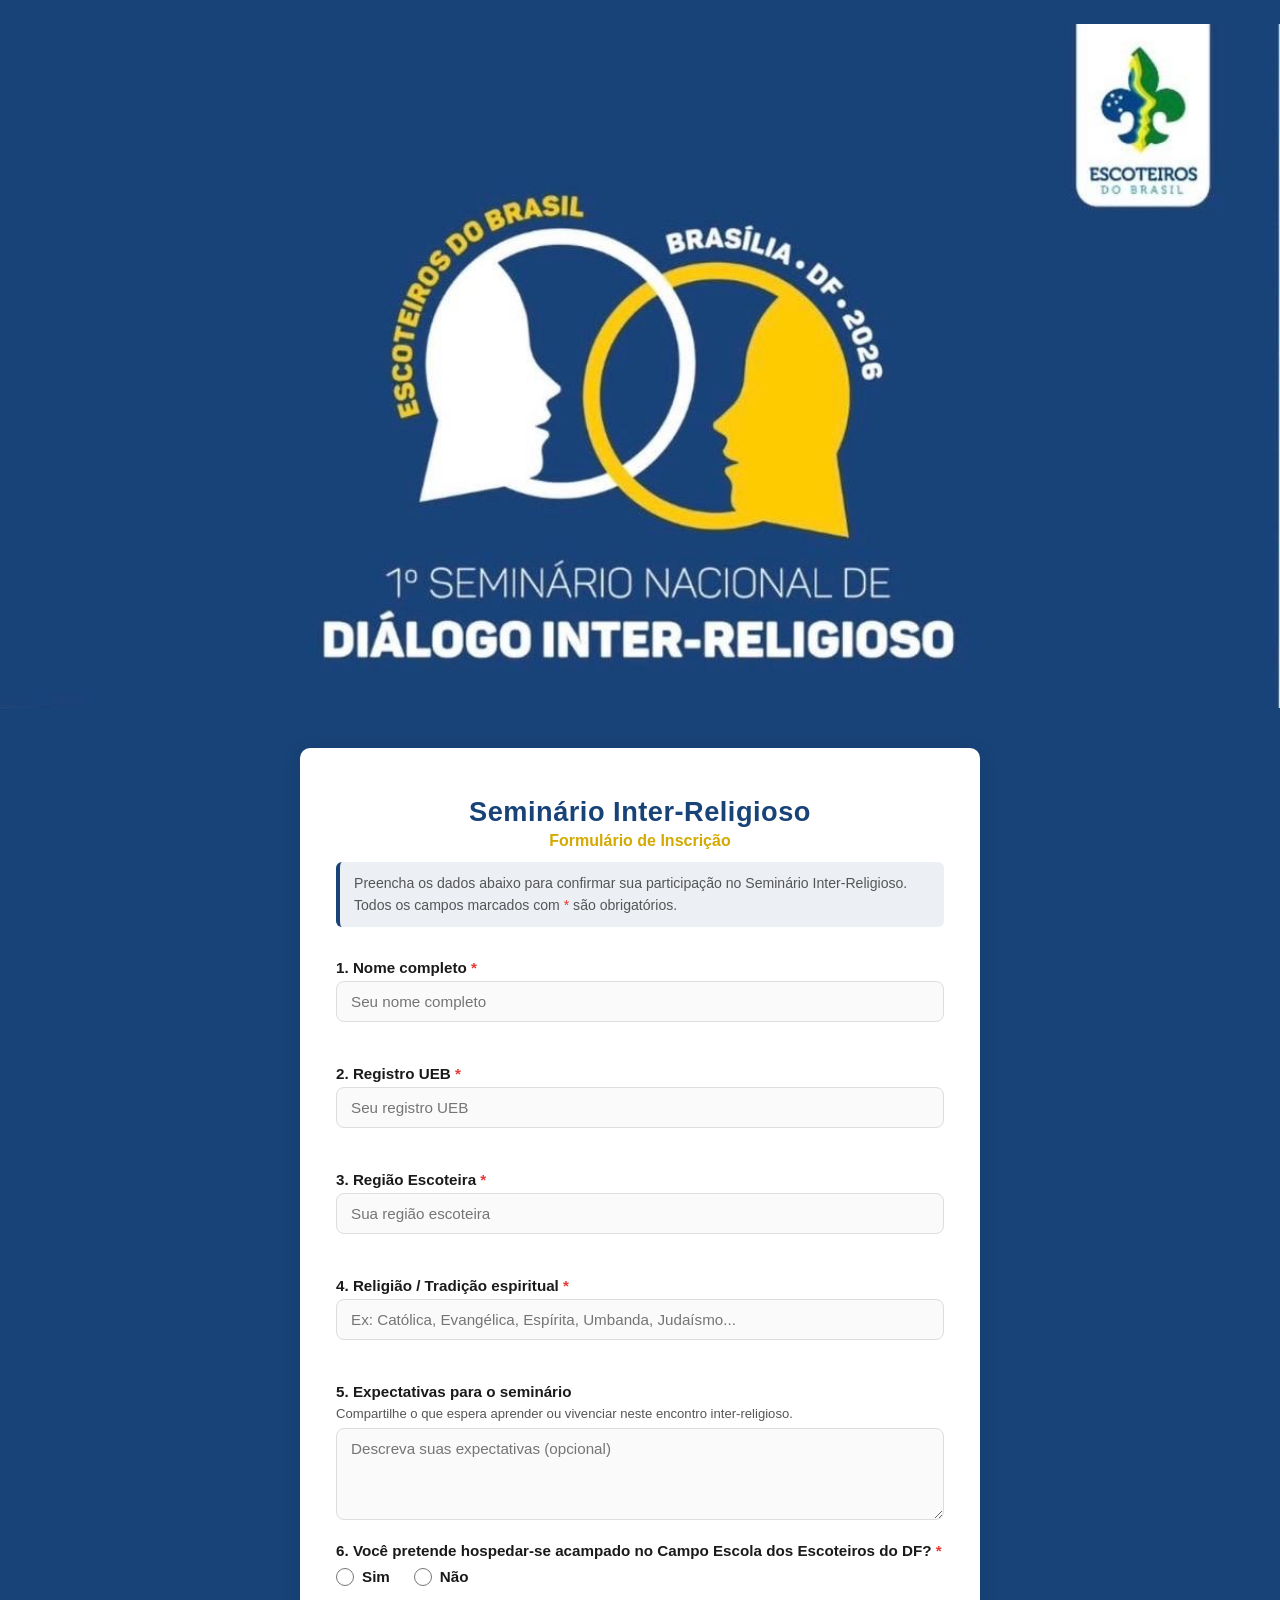
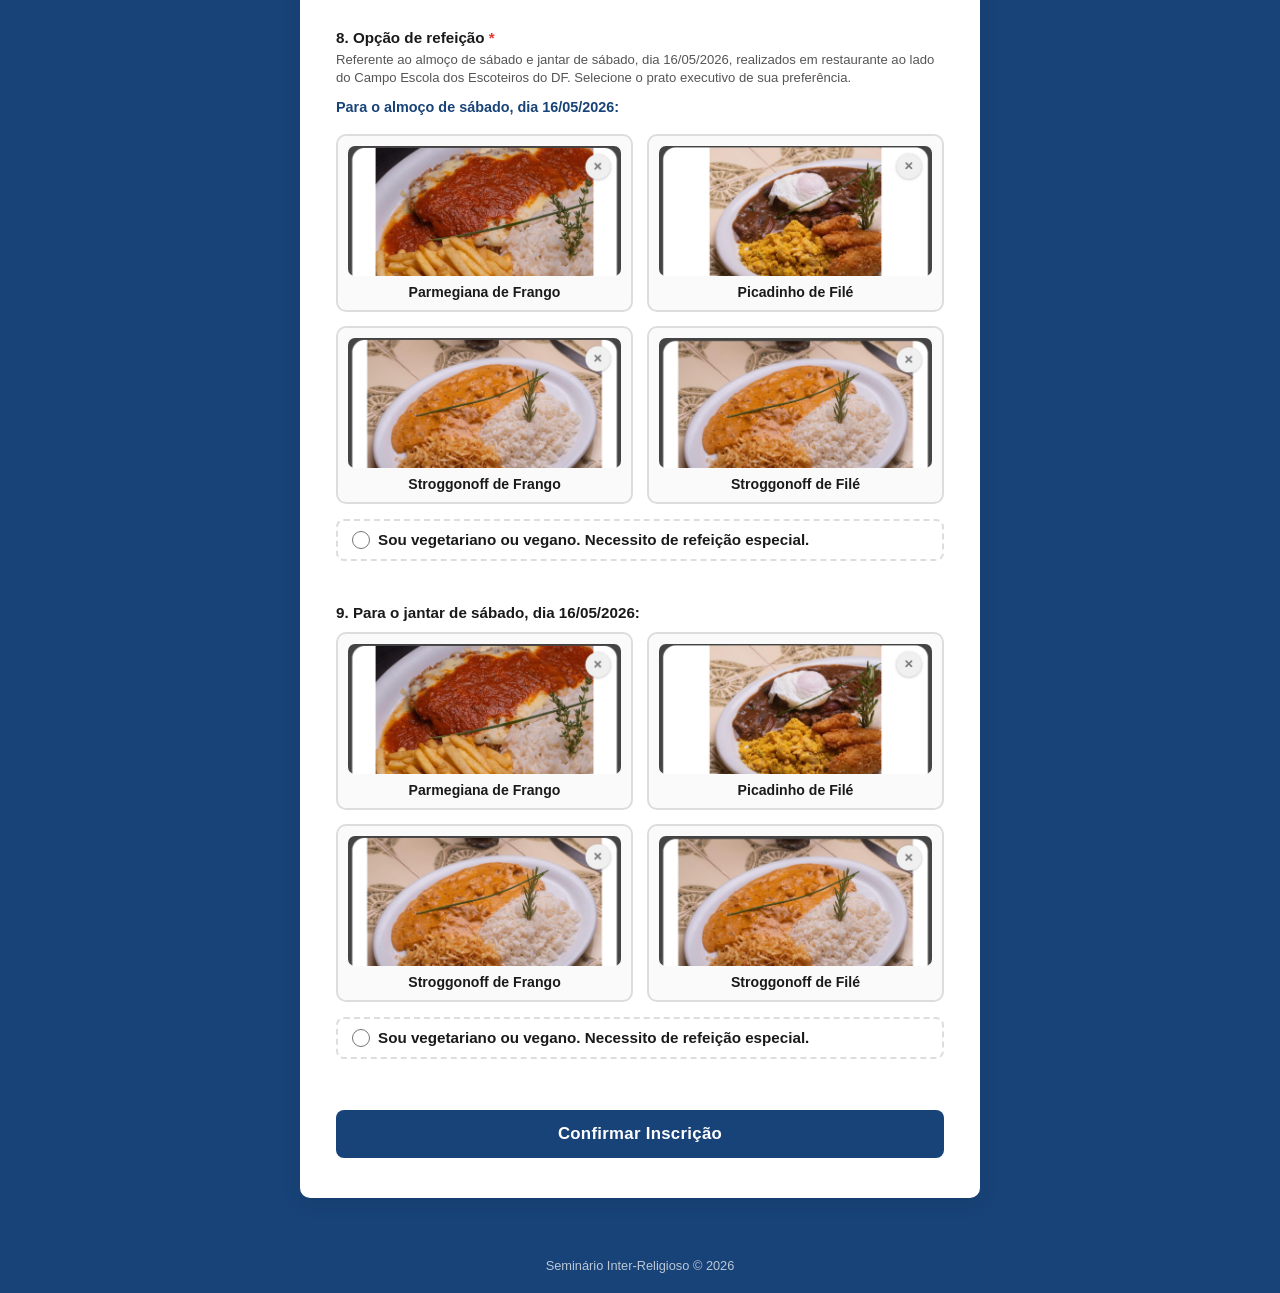
<file: index.html>
<!DOCTYPE html>
<html lang="pt-BR">
<head>
  <meta charset="UTF-8" />
  <meta name="viewport" content="width=device-width, initial-scale=1.0" />
  <title>Seminário Inter-Religioso – Inscrição</title>
  <link rel="stylesheet" href="style.css" />
</head>
<body>
  <img src="imgs/imgTopo.jpeg" alt="Seminário Inter-Religioso" class="banner" />
  <div class="container">
    <header>
      <h1>Seminário Inter-Religioso</h1>
      <p class="subtitle">Formulário de Inscrição</p>
      <p class="desc">Preencha os dados abaixo para confirmar sua participação no Seminário Inter-Religioso. Todos os campos marcados com <span class="req">*</span> são obrigatórios.</p>
    </header>

    <form id="formSeminario" novalidate>

      <div class="field">
        <label for="nomeCompleto">1. Nome completo <span class="req">*</span></label>
        <input type="text" id="nomeCompleto" name="nomeCompleto" placeholder="Seu nome completo" required autocomplete="name" />
        <span class="error" id="err-nomeCompleto"></span>
      </div>

      <div class="field">
        <label for="registroUEB">2. Registro UEB <span class="req">*</span></label>
        <input type="text" id="registroUEB" name="registroUEB" placeholder="Seu registro UEB" required />
        <span class="error" id="err-registroUEB"></span>
      </div>

      <div class="field">
        <label for="regiaoEscoteira">3. Região Escoteira <span class="req">*</span></label>
        <input type="text" id="regiaoEscoteira" name="regiaoEscoteira" placeholder="Sua região escoteira" required />
        <span class="error" id="err-regiaoEscoteira"></span>
      </div>

      <div class="field">
        <label for="religiao">4. Religião / Tradição espiritual <span class="req">*</span></label>
        <input type="text" id="religiao" name="religiao" placeholder="Ex: Católica, Evangélica, Espírita, Umbanda, Judaísmo..." required />
        <span class="error" id="err-religiao"></span>
      </div>

      <div class="field">
        <label for="expectativas">5. Expectativas para o seminário</label>
        <small>Compartilhe o que espera aprender ou vivenciar neste encontro inter-religioso.</small>
        <textarea id="expectativas" name="expectativas" rows="4" placeholder="Descreva suas expectativas (opcional)"></textarea>
      </div>

      <div class="field">
        <label>6. Você pretende hospedar-se acampado no Campo Escola dos Escoteiros do DF? <span class="req">*</span></label>
        <div class="radio-options">
          <label class="radio-label"><input type="radio" name="acampado" value="Sim" required /> Sim</label>
          <label class="radio-label"><input type="radio" name="acampado" value="Não" /> Não</label>
        </div>
        <span class="error" id="err-acampado"></span>
      </div>

      <div class="field" id="field-chegada" style="display:none">
        <label for="chegada">7. Previsão de chegada no local</label>
        <small>A partir do dia 15/05/2026. Atenção: Leve a sua barraca e material individual para pernoite.</small>
        <textarea id="chegada" name="chegada" rows="3" placeholder="Informe sua previsão de chegada"></textarea>
      </div>

      <div class="field">
        <label>8. Opção de refeição <span class="req">*</span></label>
        <small>Referente ao almoço de sábado e jantar de sábado, dia 16/05/2026, realizados em restaurante ao lado do Campo Escola dos Escoteiros do DF. Selecione o prato executivo de sua preferência.</small>
        <p class="meal-subtitle">Para o almoço de sábado, dia 16/05/2026:</p>
        <div class="meal-options">
          <label class="meal-card">
            <input type="radio" name="refeicao" value="Parmegiana de Frango" required />
            <img src="imgs/ParmegianaDeFrango.jpeg" alt="Parmegiana de Frango" />
            <span>Parmegiana de Frango</span>
          </label>
          <label class="meal-card">
            <input type="radio" name="refeicao" value="Picadinho de Filé" />
            <img src="imgs/picadinhoDeFile.jpeg" alt="Picadinho de Filé" />
            <span>Picadinho de Filé</span>
          </label>
          <label class="meal-card">
            <input type="radio" name="refeicao" value="Stroggonoff de Frango" />
            <img src="imgs/StroggonofdeFrango.jpeg" alt="Stroggonoff de Frango" />
            <span>Stroggonoff de Frango</span>
          </label>
          <label class="meal-card">
            <input type="radio" name="refeicao" value="Stroggonoff de Filé" />
            <img src="imgs/StrogonnofDeFile.jpeg" alt="Stroggonoff de Filé" />
            <span>Stroggonoff de Filé</span>
          </label>
        </div>
        <label class="radio-label veg-option">
          <input type="radio" name="refeicao" value="Vegetariano/Vegano" />
          Sou vegetariano ou vegano. Necessito de refeição especial.
        </label>
        <span class="error" id="err-refeicao"></span>
      </div>

      <div class="field">
        <label>9. Para o jantar de sábado, dia 16/05/2026:</label>
        <div class="meal-options">
          <label class="meal-card">
            <input type="radio" name="refeicaoJantar" value="Parmegiana de Frango" />
            <img src="imgs/ParmegianaDeFrango.jpeg" alt="Parmegiana de Frango" />
            <span>Parmegiana de Frango</span>
          </label>
          <label class="meal-card">
            <input type="radio" name="refeicaoJantar" value="Picadinho de Filé" />
            <img src="imgs/picadinhoDeFile.jpeg" alt="Picadinho de Filé" />
            <span>Picadinho de Filé</span>
          </label>
          <label class="meal-card">
            <input type="radio" name="refeicaoJantar" value="Stroggonoff de Frango" />
            <img src="imgs/StroggonofdeFrango.jpeg" alt="Stroggonoff de Frango" />
            <span>Stroggonoff de Frango</span>
          </label>
          <label class="meal-card">
            <input type="radio" name="refeicaoJantar" value="Stroggonoff de Filé" />
            <img src="imgs/StrogonnofDeFile.jpeg" alt="Stroggonoff de Filé" />
            <span>Stroggonoff de Filé</span>
          </label>
        </div>
        <label class="radio-label veg-option">
          <input type="radio" name="refeicaoJantar" value="Vegetariano/Vegano" />
          Sou vegetariano ou vegano. Necessito de refeição especial.
        </label>
        <span class="error" id="err-refeicaoJantar"></span>
      </div>

      <button type="submit" class="btn-submit">Confirmar Inscrição</button>
    </form>

    <div id="successMsg" class="success-msg hidden">
      <span>✅</span>
      <p>Formulário realizado com sucesso!.</p>
    </div>
  </div>

  <footer>
    <p>Seminário Inter-Religioso &copy; <span id="year"></span></p>
  </footer>

  <script src="script.js"></script>
</body>
</html>
</file>
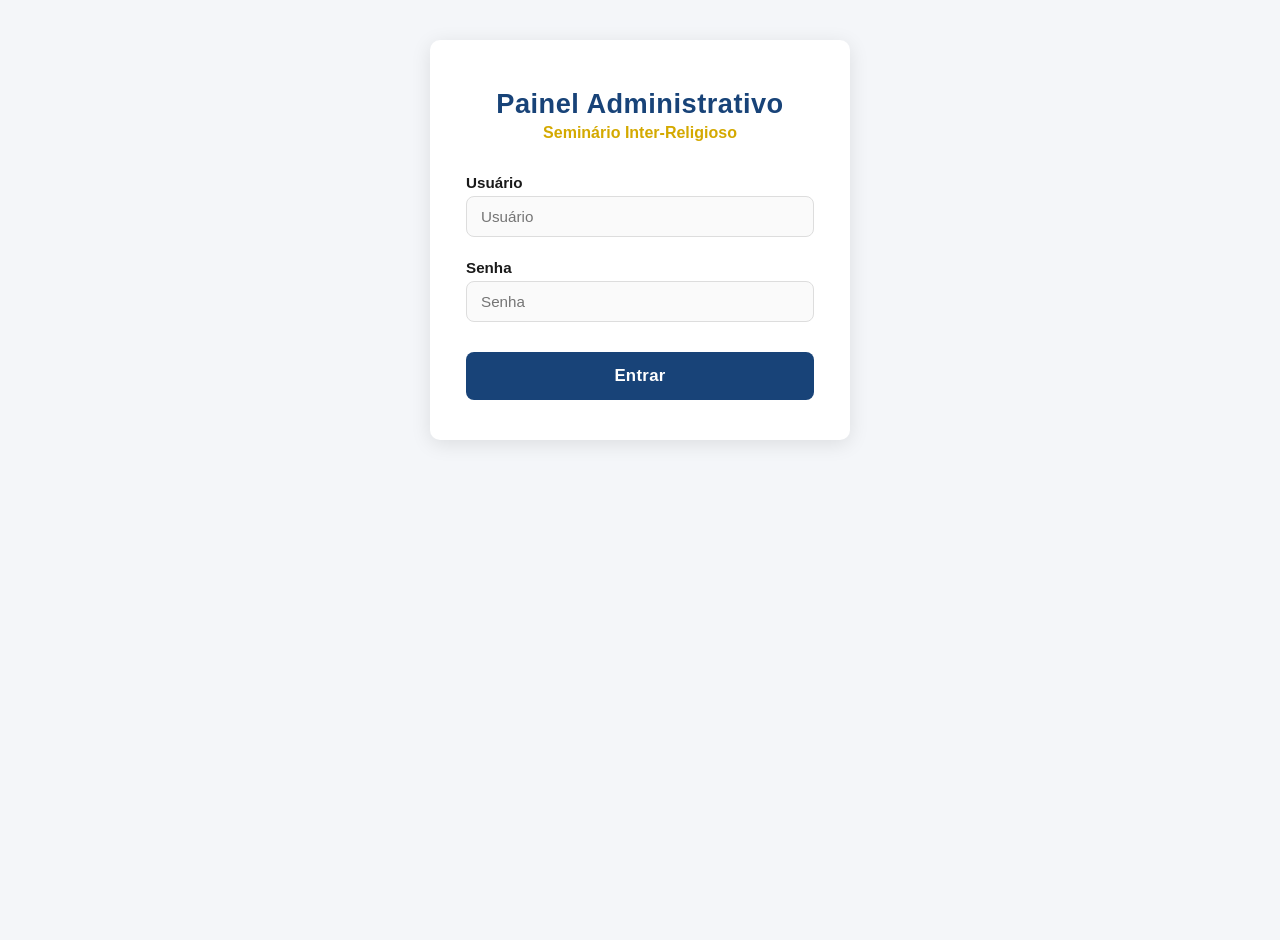
<file: admin.html>
<!DOCTYPE html>
<html lang="pt-BR">
<head>
  <meta charset="UTF-8" />
  <meta name="viewport" content="width=device-width, initial-scale=1.0" />
  <title>Painel Admin – Seminário Inter-Religioso</title>
  <link rel="stylesheet" href="style.css" />
</head>
<body class="admin-body">

  <!-- LOGIN -->
  <div id="loginSection" class="container login-container">
    <header>
      <h1>Painel Administrativo</h1>
      <p class="subtitle">Seminário Inter-Religioso</p>
    </header>
    <form id="loginForm" novalidate>
      <div class="field">
        <label for="adminUser">Usuário</label>
        <input type="text" id="adminUser" placeholder="Usuário" autocomplete="username" required />
      </div>
      <div class="field">
        <label for="adminPass">Senha</label>
        <input type="password" id="adminPass" placeholder="Senha" autocomplete="current-password" required />
      </div>
      <span class="error" id="loginError"></span>
      <button type="submit" class="btn-submit">Entrar</button>
    </form>
  </div>

  <!-- PAINEL -->
  <div id="adminSection" class="hidden">
    <div class="admin-topbar">
      <div class="admin-topbar-left">
        <span>Painel Admin – Seminário Inter-Religioso</span>
      </div>
      <button id="btnLogout" class="btn-logout">Sair</button>
    </div>

    <div class="admin-content">
      <div class="admin-header-row">
        <h2>Inscrições Recebidas</h2>
        <div class="admin-actions">
          <input type="text" id="searchInput" placeholder="🔍 Buscar por nome..." class="search-input" />
          <button id="btnExport" class="btn-export">⬇ Exportar CSV</button>
          <button id="btnRefresh" class="btn-export">🔄 Atualizar</button>
        </div>
      </div>

      <p id="totalCount" class="total-count"></p>

      <div class="table-wrapper">
        <table id="inscricoesTable">
          <thead>
            <tr>
              <th>#</th>
              <th>Data</th>
              <th>Nome Completo</th>
              <th>Registro UEB</th>
              <th>Região Escoteira</th>
              <th>Religião</th>
              <th>Expectativas</th>
              <th>Acampado?</th>
              <th>Previsão Chegada</th>
              <th>Refeição Almoço</th>
              <th>Refeição Jantar</th>
              <th></th>
            </tr>
          </thead>
          <tbody id="tableBody"></tbody>
        </table>
        <p id="emptyMsg" class="empty-msg hidden">Nenhuma inscrição encontrada.</p>
      </div>
    </div>
  </div>

  <script src="admin.js"></script>
</body>
</html>
</file>
<file: style.css>
:root {
  --blue: #184378;
  --blue-dark: #0f2d52;
  --blue-light: rgba(24,67,120,0.08);
  --yellow: #fecb00;
  --yellow-dark: #d4a900;
  --white: #ffffff;
  --text: #1a1a1a;
  --muted: #555;
  --border: #ddd;
  --radius: 10px;
  --shadow: 0 4px 20px rgba(0,0,0,0.10);
}

* { box-sizing: border-box; margin: 0; padding: 0; }

body {
  font-family: 'Segoe UI', Arial, sans-serif;
  background: var(--blue);
  color: var(--text);
  min-height: 100vh;
}

.container {
  max-width: 680px;
  margin: 40px auto;
  background: var(--white);
  border-radius: var(--radius);
  box-shadow: var(--shadow);
  padding: 40px 36px;
}

/* BANNER */
.banner {
  display: block;
  width: 100%;
  max-height: 700px;
  object-fit: cover;
  object-position: top;
  margin-top: 24px;
}

/* HEADER */
header { text-align: center; margin-bottom: 32px; }

header h1 {
  font-size: 1.7rem;
  color: var(--blue);
  font-weight: 800;
  letter-spacing: 0.5px;
  margin-top: 8px;
}

.subtitle {
  font-size: 1rem;
  color: var(--yellow-dark);
  font-weight: 700;
  margin-top: 4px;
}

.desc {
  font-size: 0.88rem;
  color: var(--muted);
  margin-top: 12px;
  line-height: 1.6;
  background: var(--blue-light);
  border-left: 4px solid var(--blue);
  padding: 10px 14px;
  border-radius: 6px;
  text-align: left;
}

/* FIELDS */
.field {
  margin-bottom: 22px;
  display: flex;
  flex-direction: column;
  gap: 5px;
}

.field label {
  font-weight: 700;
  font-size: 0.95rem;
  color: var(--text);
}

.field small {
  font-size: 0.82rem;
  color: var(--muted);
  line-height: 1.4;
}

.field input,
.field textarea,
.field select {
  padding: 11px 14px;
  border: 1.5px solid var(--border);
  border-radius: 8px;
  font-size: 0.95rem;
  transition: border-color 0.2s, box-shadow 0.2s;
  outline: none;
  font-family: inherit;
  color: var(--text);
  background: #fafafa;
}

.field input:focus,
.field textarea:focus {
  border-color: var(--blue);
  box-shadow: 0 0 0 3px rgba(24,67,120,0.12);
  background: var(--white);
}

.field input.invalid,
.field textarea.invalid {
  border-color: #e53935;
}

.field textarea { resize: vertical; min-height: 80px; }

.req { color: #e53935; }

.error {
  font-size: 0.8rem;
  color: #e53935;
  min-height: 16px;
}

/* RADIO OPTIONS */
.radio-options {
  display: flex;
  gap: 24px;
  margin-top: 4px;
}
.radio-label {
  display: flex;
  align-items: center;
  gap: 8px;
  font-size: 0.95rem;
  cursor: pointer;
}
.radio-label input[type="radio"] {
  width: 18px;
  height: 18px;
  accent-color: var(--blue);
}

.meal-subtitle {
  font-size: 0.9rem;
  font-weight: 700;
  color: var(--blue);
  margin: 6px 0 8px;
}

/* MEAL CARDS */
.meal-options {
  display: grid;
  grid-template-columns: repeat(2, 1fr);
  gap: 14px;
  margin-top: 6px;
}

.meal-card {
  display: flex;
  flex-direction: column;
  align-items: center;
  border: 2px solid var(--border);
  border-radius: 10px;
  padding: 10px;
  cursor: pointer;
  transition: border-color 0.2s, box-shadow 0.2s;
  background: #fafafa;
  gap: 8px;
}

.meal-card:hover {
  border-color: var(--blue);
  box-shadow: 0 0 0 3px rgba(24,67,120,0.10);
}

.meal-card input[type="radio"] {
  display: none;
}

.meal-card img {
  width: 100%;
  height: 130px;
  object-fit: cover;
  border-radius: 7px;
  object-position: center top;
}

.meal-card span {
  font-size: 0.88rem;
  font-weight: 600;
  color: var(--text);
  text-align: center;
}

.meal-card:has(input:checked) {
  border-color: var(--yellow);
  box-shadow: 0 0 0 3px rgba(254,203,0,0.35);
  background: #fffde7;
}

.meal-card:has(input:checked) span {
  color: var(--blue);
}

.veg-option {
  margin-top: 10px;
  padding: 10px 14px;
  border: 2px dashed var(--border);
  border-radius: 8px;
  font-size: 0.9rem;
  transition: border-color 0.2s;
}
.veg-option:has(input:checked) {
  border-color: var(--yellow);
  background: #fffde7;
  color: var(--blue);
  font-weight: 600;
}

/* BUTTON */
.btn-submit {
  width: 100%;
  padding: 14px;
  background: var(--blue);
  color: var(--white);
  border: none;
  border-radius: 8px;
  font-size: 1.05rem;
  font-weight: 700;
  cursor: pointer;
  transition: background 0.2s, transform 0.1s;
  margin-top: 8px;
  letter-spacing: 0.3px;
}
.btn-submit:hover { background: var(--blue-dark); }
.btn-submit:active { transform: scale(0.98); }

/* SUCCESS */
.success-msg {
  text-align: center;
  padding: 30px 20px;
  background: #e8f5e9;
  border-radius: var(--radius);
  border: 1.5px solid #a5d6a7;
}
.success-msg span { font-size: 2.5rem; }
.success-msg p { margin-top: 12px; font-size: 1rem; color: #2e7d32; font-weight: 600; }

/* FOOTER */
footer {
  text-align: center;
  padding: 20px;
  font-size: 0.8rem;
  color: rgba(255,255,255,0.7);
}

.hidden { display: none !important; }

/* ===== ADMIN ===== */
.admin-body { background: #f4f6f9; }
.login-container { max-width: 420px; }

.admin-topbar {
  background: var(--blue);
  color: var(--white);
  padding: 14px 28px;
  display: flex;
  align-items: center;
  justify-content: space-between;
  box-shadow: 0 2px 8px rgba(0,0,0,0.15);
}
.admin-topbar-left { display: flex; align-items: center; gap: 12px; font-weight: 700; font-size: 1rem; }
.logo-sm { width: 38px; }

.btn-logout {
  background: rgba(255,255,255,0.2);
  color: var(--white);
  border: 1.5px solid rgba(255,255,255,0.5);
  padding: 7px 18px;
  border-radius: 6px;
  cursor: pointer;
  font-weight: 600;
  font-size: 0.9rem;
  transition: background 0.2s;
}
.btn-logout:hover { background: rgba(255,255,255,0.35); }

.admin-content {
  max-width: 1100px;
  margin: 32px auto;
  padding: 0 20px;
}

.admin-header-row {
  display: flex;
  align-items: center;
  justify-content: space-between;
  flex-wrap: wrap;
  gap: 14px;
  margin-bottom: 16px;
}
.admin-header-row h2 { font-size: 1.4rem; color: var(--text); }
.admin-actions { display: flex; gap: 10px; flex-wrap: wrap; align-items: center; }

.search-input {
  padding: 9px 14px;
  border: 1.5px solid var(--border);
  border-radius: 8px;
  font-size: 0.9rem;
  outline: none;
  min-width: 200px;
  transition: border-color 0.2s;
}
.search-input:focus { border-color: var(--blue); }

.btn-export {
  padding: 9px 16px;
  background: #2BBFB3;
  color: var(--white);
  border: none;
  border-radius: 8px;
  font-weight: 700;
  cursor: pointer;
  font-size: 0.88rem;
  transition: background 0.2s;
}
.btn-export:hover { background: #1fa89d; }

.btn-danger {
  padding: 9px 16px;
  background: #e53935;
  color: var(--white);
  border: none;
  border-radius: 8px;
  font-weight: 700;
  cursor: pointer;
  font-size: 0.88rem;
  transition: background 0.2s;
}
.btn-danger:hover { background: #b71c1c; }

.total-count { font-size: 0.88rem; color: var(--muted); margin-bottom: 12px; }

.table-wrapper {
  background: var(--white);
  border-radius: var(--radius);
  box-shadow: var(--shadow);
  overflow-x: auto;
}

table { width: 100%; border-collapse: collapse; font-size: 0.88rem; }
thead tr { background: var(--blue); color: var(--white); }
thead th { padding: 13px 14px; text-align: left; font-weight: 700; white-space: nowrap; min-width: 160px; border-right: 1px solid rgba(255,255,255,0.2); }
thead th:last-child { border-right: none; }
thead th:nth-child(7) { min-width: 320px; }
tbody tr { border-bottom: 1px solid #e8e8e8; transition: background 0.15s; box-shadow: inset 0 -1px 0 #e8e8e8; }
tbody tr:hover { background: var(--blue-light); }
tbody td { padding: 12px 14px; vertical-align: top; max-width: 400px; word-break: break-word; border-right: 1px solid #f0f0f0; }
tbody td:last-child { border-right: none; }

.badge-num {
  background: var(--blue-light);
  color: var(--blue);
  font-weight: 700;
  padding: 2px 8px;
  border-radius: 20px;
  font-size: 0.8rem;
}

.empty-msg {
  text-align: center;
  padding: 40px;
  color: var(--muted);
  font-size: 0.95rem;
}

.btn-whatsapp {
  text-decoration: none;
  font-size: 1.2rem;
  padding: 4px 8px;
  border-radius: 4px;
  transition: background 0.15s;
}
.btn-whatsapp:hover { background: #e8f5e9; }

@media (max-width: 600px) {
  .container { margin: 16px; padding: 24px 18px; }
  .meal-options { grid-template-columns: 1fr 1fr; gap: 10px; }
  .meal-card img { height: 100px; }
  .admin-content { padding: 0 10px; }
  .admin-header-row { flex-direction: column; align-items: flex-start; }
}
</file>
